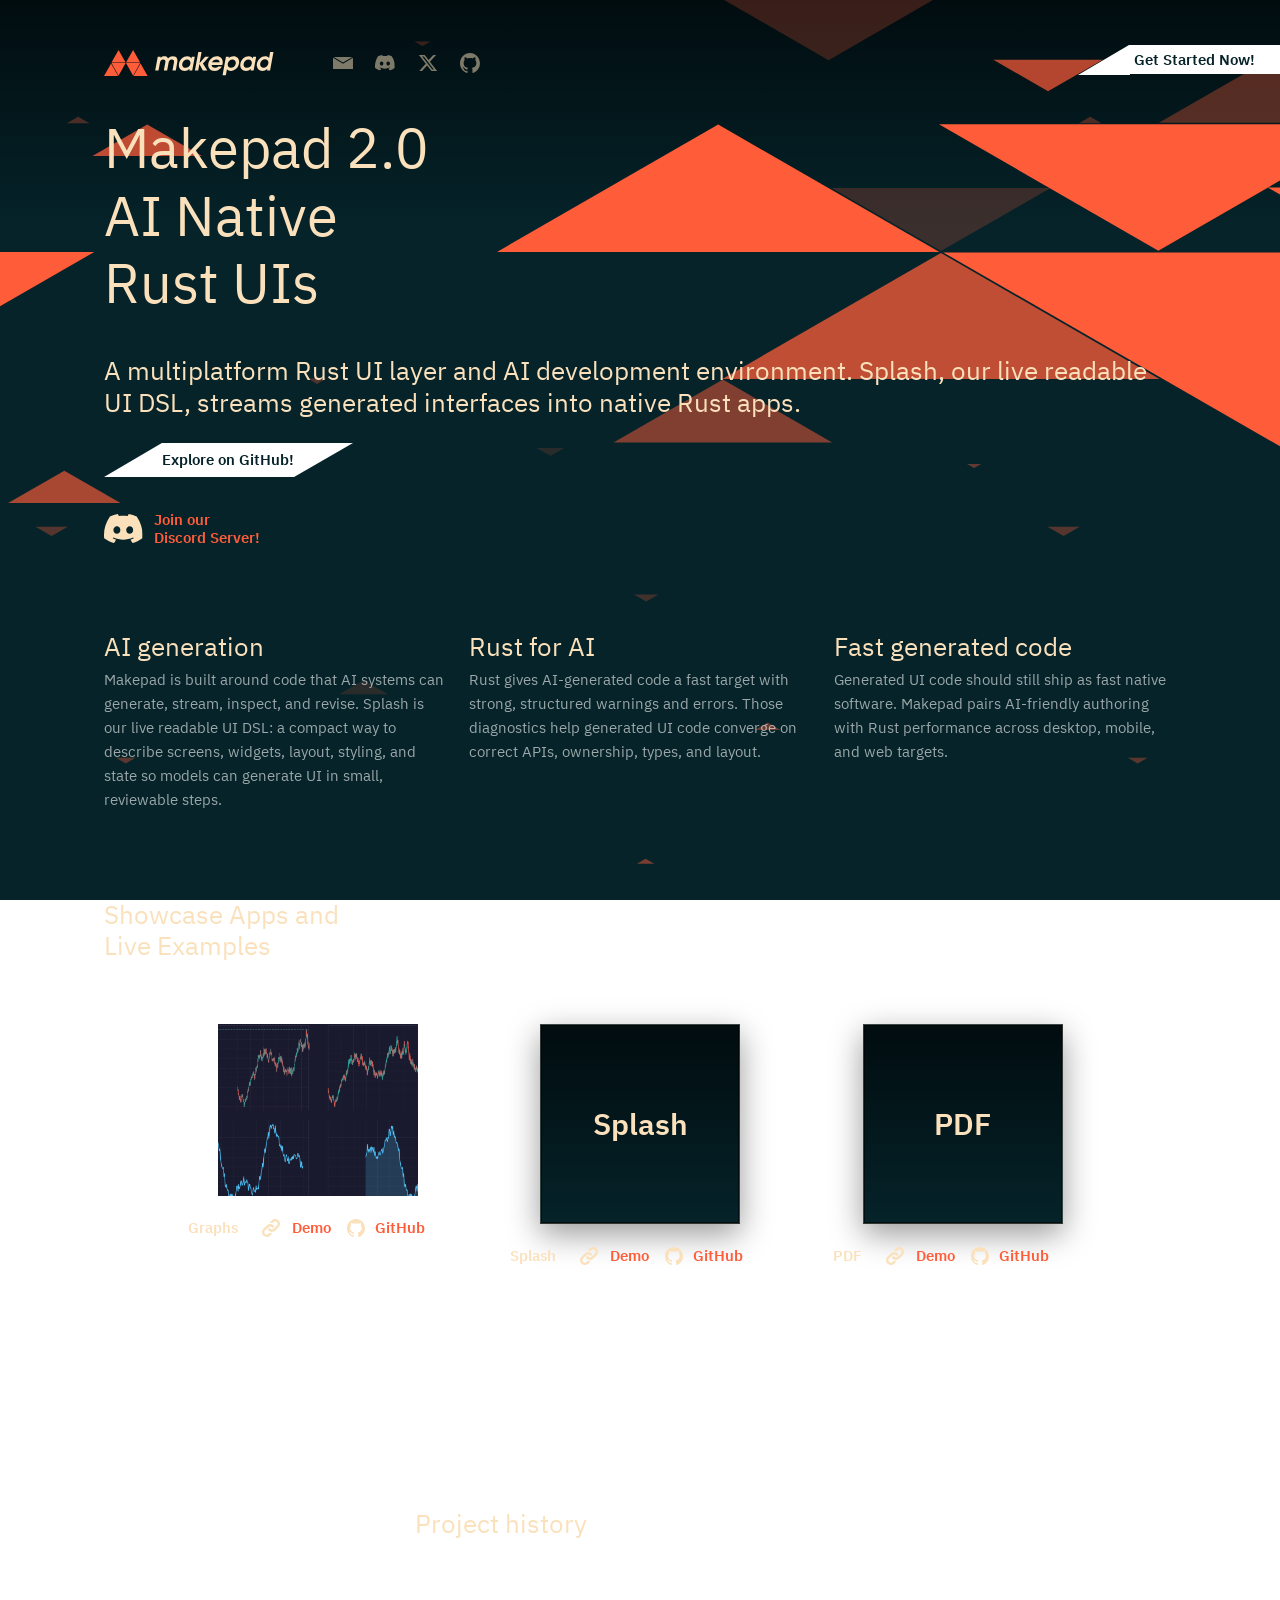
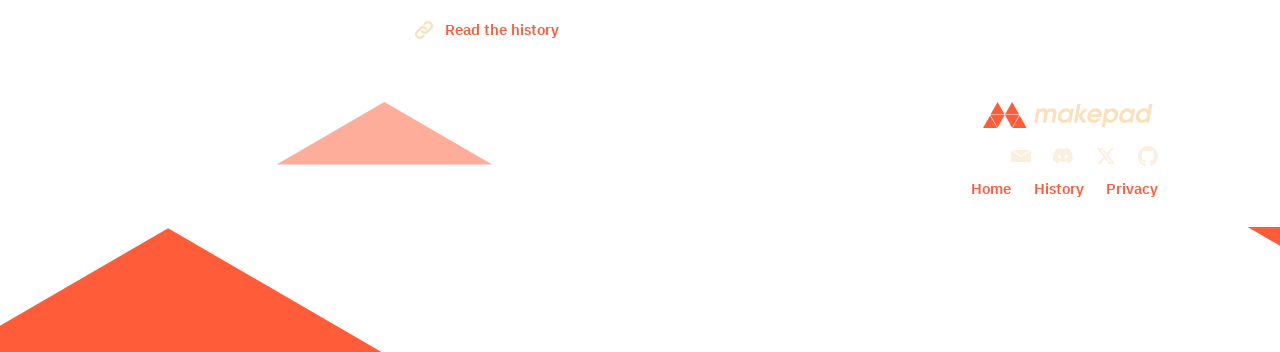
<file: index.html>
<!DOCTYPE html>
<!--[if lt IE 7]>      <html class="no-js lt-ie9 lt-ie8 lt-ie7"> <![endif]-->
<!--[if IE 7]>         <html class="no-js lt-ie9 lt-ie8"> <![endif]-->
<!--[if IE 8]>         <html class="no-js lt-ie9"> <![endif]-->
<!--[if gt IE 8]>      <html class="no-js"> <!--<![endif]-->
<html>
    <head>
        <meta charset="utf-8">
        <meta http-equiv="X-UA-Compatible" content="IE=edge">
        <title>Makepad</title>
        <meta name="description" content="Makepad 2.0 is a multiplatform Rust UI layer and AI development environment with Splash, our live readable UI DSL for AI-generateable interfaces.">
        <meta name="keywords" content="Rust UIs, Makepad, Splash, AI UI Generation, OSS, UI-Framework, Performance, Cross Platform, Code, Workflows, Design-Editor, Development, Short Compile Times">
        <meta name="author" content="Makepad">
        <meta name="viewport" content="width=device-width, initial-scale=1.0">
        <meta name="theme-color" content="#000000">
        <meta name="viewport" content="width=device-width, initial-scale=1">
        <link rel="stylesheet" href="css/reset.css">
        <link rel="stylesheet" href="css/main.css">
        <link rel="stylesheet" href="https://sibforms.com/forms/end-form/build/sib-styles.css">
    </head>
    <script>
      function runScroll(target) {
          elmnt = document.getElementById(target);
          window.scrollTo({
              top: elmnt.getBoundingClientRect().top,
              left: 0,
              behavior: 'smooth'
          });
      }

      window.onload = function() {
          Array.prototype.forEach.call(window.parent.document.querySelectorAll("link[rel=stylesheet]"), function(link) {
              var newLink = document.createElement("link");
              newLink.rel  = link.rel;
              newLink.href = link.href;
              document.head.appendChild(newLink);
          });
      };
    </script>
    <body>
        <!--[if lt IE 7]>
            <p class="browsehappy">You are using an <strong>outdated</strong> browser. Please <a target="_blank" href="#">upgrade your browser</a> to improve your experience.</p>
        <![endif]-->
        <script src="" async defer></script>
    
            <div id="header" class="flex-row width-full">
                <div id="hero-illustration-layer" class="flex-row width-full">
                    <div id="header-content" class="flex-row width-main-std site-padding">
                        <div id="menu" class="flex-row width-main-std">
                            <div class="makepad-logo">
                                <a href="index.html"><img src="img/logo_makepad.svg" alt="Makepad" width="175"></a>
                            </div>
                            <div class="flex-col nav">
                                <ul class="flex-row">
                                    <li>
                                        <a target="_blank" href="#" class="cryptedmail"
                                        data-name="info"
                                        data-domain="makepad"
                                        data-tld="nl"
                                        onclick="window.location.href = 'mailto:' + this.dataset.name + '@' + this.dataset.domain + '.' + this.dataset.tld; return false;">
                                            <img title="Makepad email Contact" alt="Makepad email" src="img/icon_mail.svg" alt="Makepad" width="20" height="16">
                                        </a>
                                    </li>
                                    <li>
                                        <a target="_blank" href="https://discord.gg/adJcZVjXrV">
                                            <img title="Makepad Discord Server" alt="Makepad Discord Server" src="img/logo_discord.svg" alt="Makepad" width="20">
                                        </a>
                                    </li>
                                    <li>
                                        <a target="_blank" href="https://www.x.com/makepad">
                                            <img title="Makepad Twitter Account" alt="Makepad Twitter Account" src="img/logo_twitter.svg" alt="Makepad" width="20">
                                        </a>
                                    </li>
                                    <li>
                                        <a target="_blank" href="https://github.com/makepad/makepad">
                                            <img title="Makepad GitHub" alt="Makepad GitHub" src="img/logo_github.svg" alt="Makepad" width="20">
                                        </a>
                                    </li>
                                </ul>
                            </div>
                        </div>
                        <div id="hero" class="flex-row width-main-std">
                            <div class="flex-col">
                                <h1 style="margin: 0; padding: 0.;">
                                    Makepad 2.0<br/>
                                    AI Native<br/>
                                    Rust UIs
                                </h1>
                                <H2>
                                    A multiplatform Rust UI layer and AI development environment. Splash, our live readable UI DSL, streams generated interfaces into native Rust apps.

                                </H2>
                                <p style="margin-top: 20px;">
                                <span
                                    class="cta"
                                    style="cursor: pointer; display: inline-flex; align-items: center; text-decoration: none;"
                                    onclick="window.open('https://github.com/makepad/makepad', '_blank')">
                                    <img class="left" src="img/triangle_white_half_left.svg" alt="" width="auto">
                                    <span class="middle">Explore on GitHub!</span>
                                    <img class="right" src="img/triangle_white_half_right.svg" alt="" width="auto">
                                </span>
                                </p>


                                
                                <a target="_blank" href="https://discord.gg/adJcZVjXrV" class="discord-cta">Join our<br />Discord Server!</a>
                            </div>
                        </div>
                    </div>
                </div>
            </div>

            <div id="features" class="flex-row width-main-std site-padding">
                <div class="flex-col">
                    <h2>AI generation</h2>
                    <p>Makepad is built around code that AI systems can generate, stream, inspect, and revise. Splash is our live readable UI DSL: a compact way to describe screens, widgets, layout, styling, and state so models can generate UI in small, reviewable steps.</p>
                </div>
                <div class="flex-col">
                    <h2>Rust for AI</h2>
                    <p>Rust gives AI-generated code a fast target with strong, structured warnings and errors. Those diagnostics help generated UI code converge on correct APIs, ownership, types, and layout.</p>
                </div>
                <div class="flex-col">
                    <h2>Fast generated code</h2>
                    <p>Generated UI code should still ship as fast native software. Makepad pairs AI-friendly authoring with Rust performance across desktop, mobile, and web targets.</p>
                </div>
            </div>

            <a id="tutorial" target="_blank" href="https://github.com/makepad/makepad">
              <img class="left" src="img/triangle_white_half_left.svg" height="30" width="auto">
              <span>Get Started Now!</span>
            </a>

            <div class="flex-row width-main-std section-header site-padding" id="demos-hl">
                <h2>Showcase Apps and<br /> Live Examples</h2>
            </div>
            <div id="demos" class="flex-row width-full">
                <div class="flex-row width-full inner site-padding">
                    <div class="flex-col demo demo-card demo-graphs">
                        <a target="_blank" href="makepad-example-charts/index.html"><img alt="Graphs demo preview" title="Graphs demo" src="img/demo-graphs.png"></a>
                        <div class="flex-row header">
                            <h3>Graphs</h3>
                            <ul class="flex-row">
                                <li><a target="_blank" href="makepad-example-charts/index.html" class="link-icon">Demo</a></li>
                                <li><a target="_blank" href="https://github.com/makepad/makepad/tree/master/examples/charts" class="github">GitHub</a></li>
                            </ul>
                            <p>
                                A compact WebAssembly example showing native Makepad chart rendering in the browser.
                            </p>
                        </div>
                    </div>
                    <div class="flex-col demo demo-card">
                        <a target="_blank" href="makepad-example-splash/index.html" class="demo-thumb"><span>Splash</span></a>
                        <div class="flex-row header">
                            <h3>Splash</h3>
                            <ul class="flex-row">
                                <li><a target="_blank" href="makepad-example-splash/index.html" class="link-icon">Demo</a></li>
                                <li><a target="_blank" href="https://github.com/makepad/makepad/tree/master/examples/splash" class="github">GitHub</a></li>
                            </ul>
                            <p>
                                A live Makepad UI showcase covering widgets, layout, text, vectors, and interaction.
                            </p>
                        </div>
                    </div>
                    <div class="flex-col demo demo-card">
                        <a target="_blank" href="makepad-example-pdf/index.html" class="demo-thumb"><span>PDF</span></a>
                        <div class="flex-row header">
                            <h3>PDF</h3>
                            <ul class="flex-row">
                                <li><a target="_blank" href="makepad-example-pdf/index.html" class="link-icon">Demo</a></li>
                                <li><a target="_blank" href="https://github.com/makepad/makepad/tree/master/examples/pdf" class="github">GitHub</a></li>
                            </ul>
                            <p>
                                A WebAssembly PDF viewer example built with Makepad widgets and Rust parsing.
                            </p>
                        </div>
                    </div>
                </div>
            </div>

            <div id="project-direction" class="flex-row width-main-std site-padding">
                <div class="flex-col">
                    <h2>Project history</h2>
                    <p>Makepad started in 2019 and is now transitioning into a wider open source project around Rust UI, AI-assisted development, and Splash, our live readable UI DSL for generated interfaces.</p>
                    <p><a href="history.html" class="link-icon">Read the history</a></p>
                </div>
            </div>
            
            <div id="footer" class="flex-row width-full site-padding">
                <div class="flex-row width-main-std site-padding inner">
                    <div class="logo flex-col">
                        <div class="makepad-logo flex-row">
                            <a href="index.html">
                              <img title="Makepad" alt="Makepad" src="img/logo_makepad.svg" alt="Makepad" width="175">
                            </a>
                        </div>
                        <ul class="flex-row">
                            <li>
                                <a target="_blank" href="#" class="cryptedmail"
                                data-name="info"
                                data-domain="makepad"
                                data-tld="nl"
                                onclick="window.location.href = 'mailto:' + this.dataset.name + '@' + this.dataset.domain + '.' + this.dataset.tld; return false;">
                                    <img title="Makepad email Contact" alt="Makepad email" src="img/icon_mail.svg" alt="Makepad" width="20" height="16">
                                </a>
                            </li>
                            <li>
                                <a target="_blank" href="https://discord.gg/adJcZVjXrV">
                                    <img title="Makepad Discord Server" alt="Makepad Discord Server"src="img/logo_discord.svg" alt="Makepad" width="20">
                                </a>
                            </li>
                            <li>
                                <a target="_blank" href="https://www.x.com/makepad">
                                    <img title="Makepad twitter account" alt="Makepad twitter account" src="img/logo_twitter.svg" alt="Makepad" width="20">
                                </a>
                            </li>
                            <li>
                                <a target="_blank" href="https://github.com/makepad/makepad">
                                    <img title="Makepad GitHub" alt="Makepad GitHub" src="img/logo_github.svg" alt="Makepad" width="20">
                                </a>
                            </li>
                        </ul>
                        
                        <ul class="menu flex-row">
                          <li><a href="index.html">Home</a></li>
                          <li><a href="history.html">History</a></li>
                          <li><a href="privacy.html">Privacy</a></li>
                        </ul>

                    </div>
                </div>
            </div>

    </body>
  <script>
    var nl_input = document.getElementById('sib-form-container');
    var style_target = document.getElementById('sib-form-container');

    function nlFocus() {
        style_target.classList.add("nl-focus");
    }

    if (nl_input && style_target) {
        nl_input.addEventListener("focus", nlFocus, true);
    }

    const form = document.getElementById('sib-form');
    const cb = document.getElementById('OPT_IN');
    const consent = document.getElementById('consent');

    if (form && cb && consent) {
        form.addEventListener('submit', (event) => {
          if(cb.checked == false) {
            consent.classList.add("cb-warning");
            event.stopImmediatePropagation();
            event.preventDefault();
          } else if(consent.classList.contains("cb-warning")) {
            consent.classList.remove("cb-warning");
          }
        });
    }
  </script>
</html>
</file>
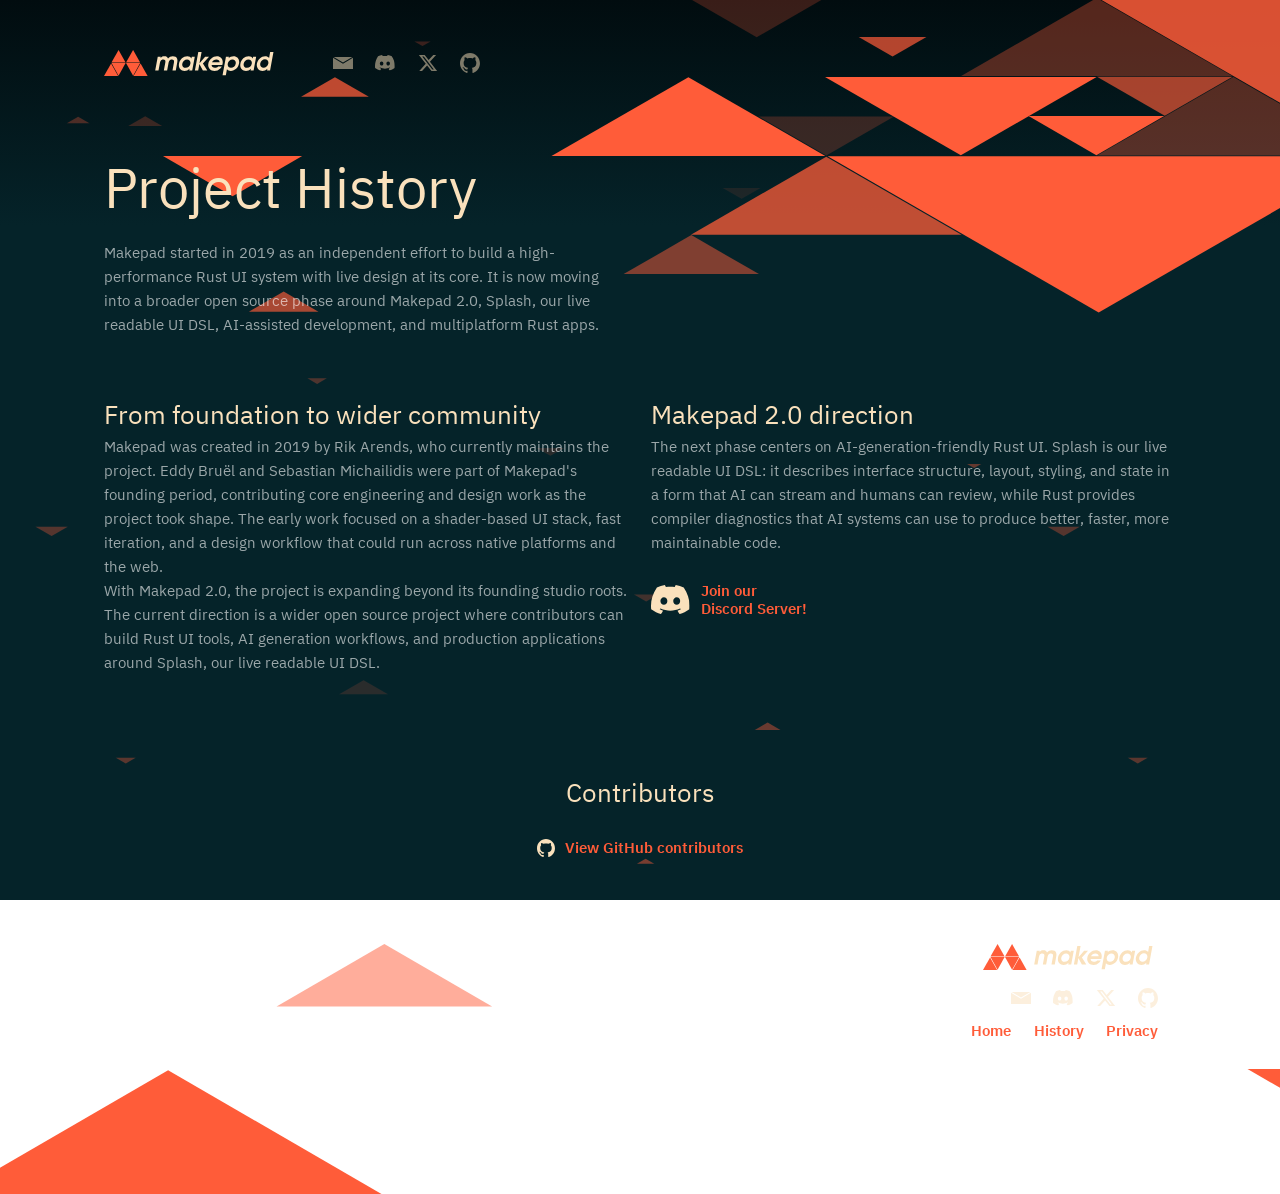
<file: history.html>
<!DOCTYPE html>
<!--[if lt IE 7]>      <html class="no-js lt-ie9 lt-ie8 lt-ie7"> <![endif]-->
<!--[if IE 7]>         <html class="no-js lt-ie9 lt-ie8"> <![endif]-->
<!--[if IE 8]>         <html class="no-js lt-ie9"> <![endif]-->
<!--[if gt IE 8]>      <html class="no-js"> <!--<![endif]-->
<html>
<head>
    <meta charset="utf-8">
    <meta http-equiv="X-UA-Compatible" content="IE=edge">
    <title>Makepad History</title>
    <meta name="description" content="The history of Makepad, from its 2019 founding to Makepad 2.0, Splash, our live readable UI DSL, and a wider open source project.">
    <meta name="keywords" content="Rust UIs, Makepad, Splash, AI UI Generation, Open Source, UI Framework">
    <meta name="author" content="Makepad">
    <meta name="viewport" content="width=device-width, initial-scale=1.0">
    <meta name="theme-color" content="#000000">
    <link rel="stylesheet" href="css/reset.css">
    <link rel="stylesheet" href="css/main.css">
</head>
<body id="page-history">
    <div id="header" style="height: auto;" class="flex-row width-full">
        <div class="flex-row width-full">
            <div id="header-content" class="flex-row width-main-std site-padding">
                <div id="menu" class="flex-row width-main-std">
                    <div class="makepad-logo">
                        <a href="index.html"><img src="img/logo_makepad.svg" alt="Makepad" width="175"></a>
                    </div>
                    <div class="flex-col nav">
                        <ul class="flex-row">
                            <li>
                                <a target="_blank" href="#" class="cryptedmail"
                                data-name="info"
                                data-domain="makepad"
                                data-tld="nl"
                                onclick="window.location.href = 'mailto:' + this.dataset.name + '@' + this.dataset.domain + '.' + this.dataset.tld; return false;">
                                    <img title="Makepad email Contact" alt="Makepad email" src="img/icon_mail.svg" alt="Makepad" width="20" height="16">
                                </a>
                            </li>
                            <li>
                                <a target="_blank" href="https://discord.gg/adJcZVjXrV">
                                    <img title="Makepad Discord Server" alt="Makepad Discord Server" src="img/logo_discord.svg" alt="Makepad" width="20">
                                </a>
                            </li>
                            <li>
                                <a target="_blank" href="https://www.x.com/makepad">
                                    <img title="Makepad Twitter Account" alt="Makepad Twitter Account" src="img/logo_twitter.svg" alt="Makepad" width="20">
                                </a>
                            </li>
                            <li>
                                <a target="_blank" href="https://github.com/makepad/makepad">
                                    <img title="Makepad GitHub" alt="Makepad GitHub" src="img/logo_github.svg" alt="Makepad" width="20">
                                </a>
                            </li>
                        </ul>
                    </div>
                </div>
                <div id="hero" class="flex-row width-main-std">
                    <div class="flex-col" id="intro">
                        <h1>Project History</h1>
                        <p>Makepad started in 2019 as an independent effort to build a high-performance Rust UI system with live design at its core. It is now moving into a broader open source phase around Makepad 2.0, Splash, our live readable UI DSL, AI-assisted development, and multiplatform Rust apps.</p>
                    </div>
                    <div class="flex-col"></div>
                </div>
            </div>
        </div>
    </div>

    <div id="history" class="flex-row width-main-std site-padding">
        <div class="flex-col">
            <h2>From foundation to wider community</h2>
            <p>Makepad was created in 2019 by Rik Arends, who currently maintains the project. Eddy Bruël and Sebastian Michailidis were part of Makepad's founding period, contributing core engineering and design work as the project took shape. The early work focused on a shader-based UI stack, fast iteration, and a design workflow that could run across native platforms and the web.</p>
            <p>With Makepad 2.0, the project is expanding beyond its founding studio roots. The current direction is a wider open source project where contributors can build Rust UI tools, AI generation workflows, and production applications around Splash, our live readable UI DSL.</p>
        </div>
        <div class="flex-col">
            <h2>Makepad 2.0 direction</h2>
            <p>The next phase centers on AI-generation-friendly Rust UI. Splash is our live readable UI DSL: it describes interface structure, layout, styling, and state in a form that AI can stream and humans can review, while Rust provides compiler diagnostics that AI systems can use to produce better, faster, more maintainable code.</p>
            <p><a target="_blank" href="https://discord.gg/adJcZVjXrV" class="discord-cta">Join our<br />Discord Server!</a></p>
        </div>
    </div>

    <div id="team" class="flex-col width-main-std site-padding">
        <div class="flex-row width-full inner">
            <h2>Contributors</h2>
        </div>
        <p class="contributors-link">
            <a target="_blank" href="https://github.com/makepad/makepad/graphs/contributors" class="github">View GitHub contributors</a>
        </p>
    </div>

    <div id="footer" class="flex-row width-full site-padding">
        <div class="flex-row width-main-std site-padding inner">
            <div class="logo flex-col">
                <div class="makepad-logo flex-row">
                    <a href="index.html">
                        <img title="Makepad" alt="Makepad" src="img/logo_makepad.svg" width="175">
                    </a>
                </div>
                <ul class="flex-row">
                    <li>
                        <a target="_blank" href="#" class="cryptedmail"
                        data-name="info"
                        data-domain="makepad"
                        data-tld="nl"
                        onclick="window.location.href = 'mailto:' + this.dataset.name + '@' + this.dataset.domain + '.' + this.dataset.tld; return false;">
                            <img title="Makepad email Contact" alt="Makepad email" src="img/icon_mail.svg" width="20" height="16">
                        </a>
                    </li>
                    <li>
                        <a target="_blank" href="https://discord.gg/adJcZVjXrV">
                            <img title="Makepad Discord Server" alt="Makepad Discord Server" src="img/logo_discord.svg" width="20">
                        </a>
                    </li>
                    <li>
                        <a target="_blank" href="https://www.x.com/makepad">
                            <img title="Makepad twitter account" alt="Makepad twitter account" src="img/logo_twitter.svg" width="20">
                        </a>
                    </li>
                    <li>
                        <a target="_blank" href="https://github.com/makepad/makepad">
                            <img title="Makepad GitHub" alt="Makepad GitHub" src="img/logo_github.svg" width="20">
                        </a>
                    </li>
                </ul>

                <ul class="menu flex-row">
                    <li><a href="index.html">Home</a></li>
                    <li><a href="history.html">History</a></li>
                    <li><a href="privacy.html">Privacy</a></li>
                </ul>
            </div>
        </div>
    </div>
</body>
</html>
</file>
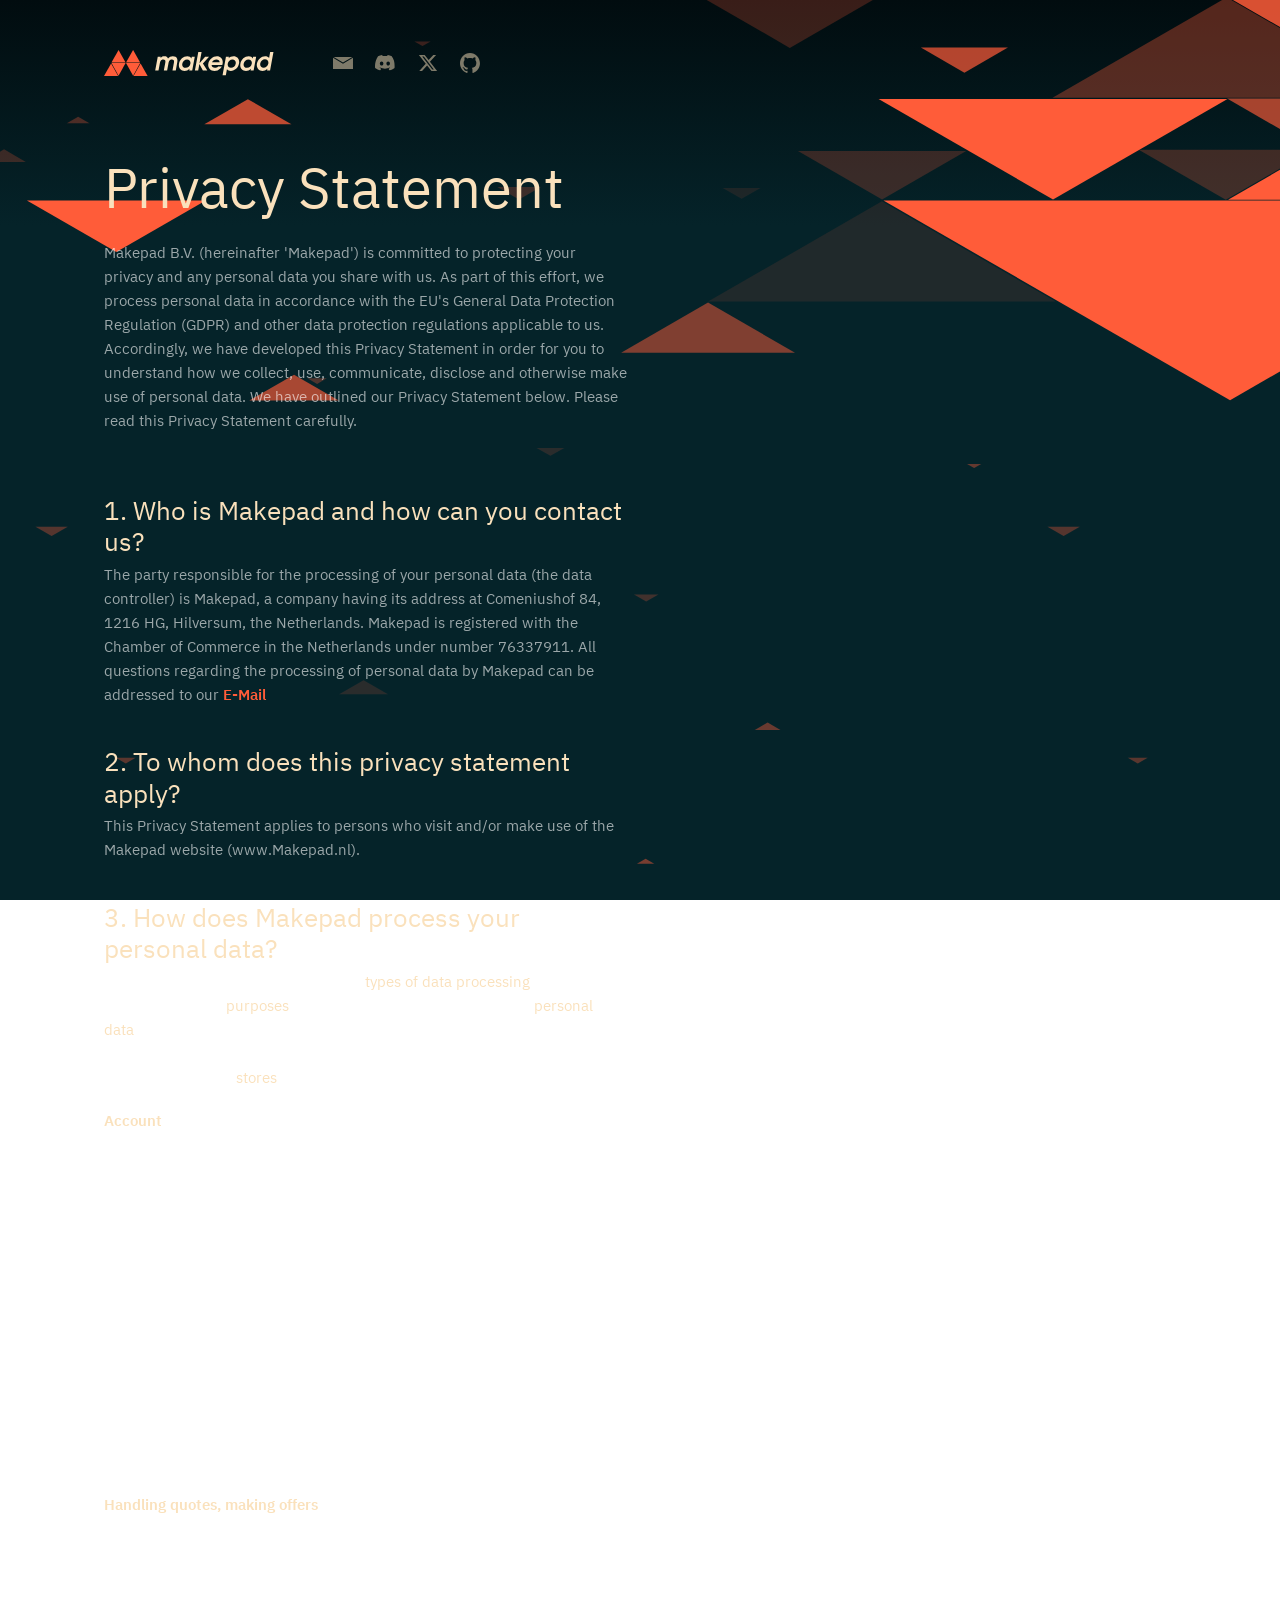
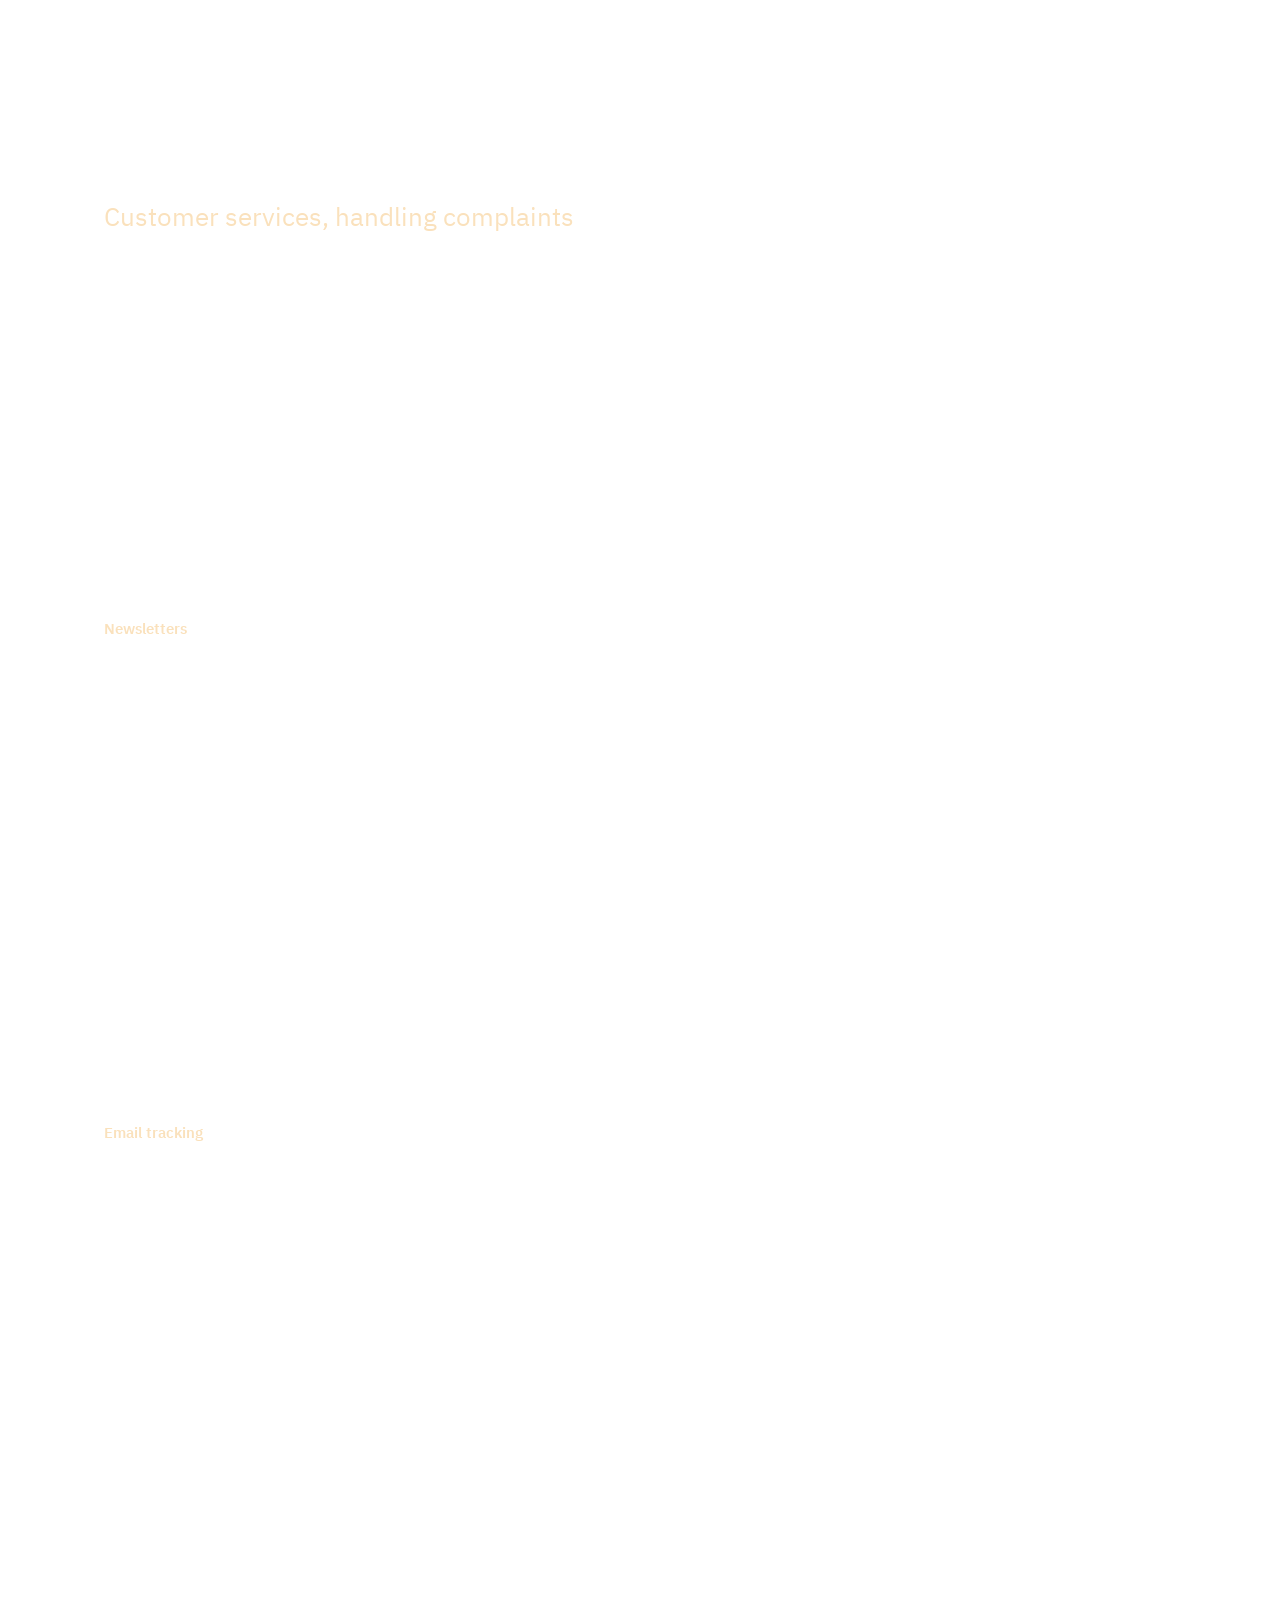
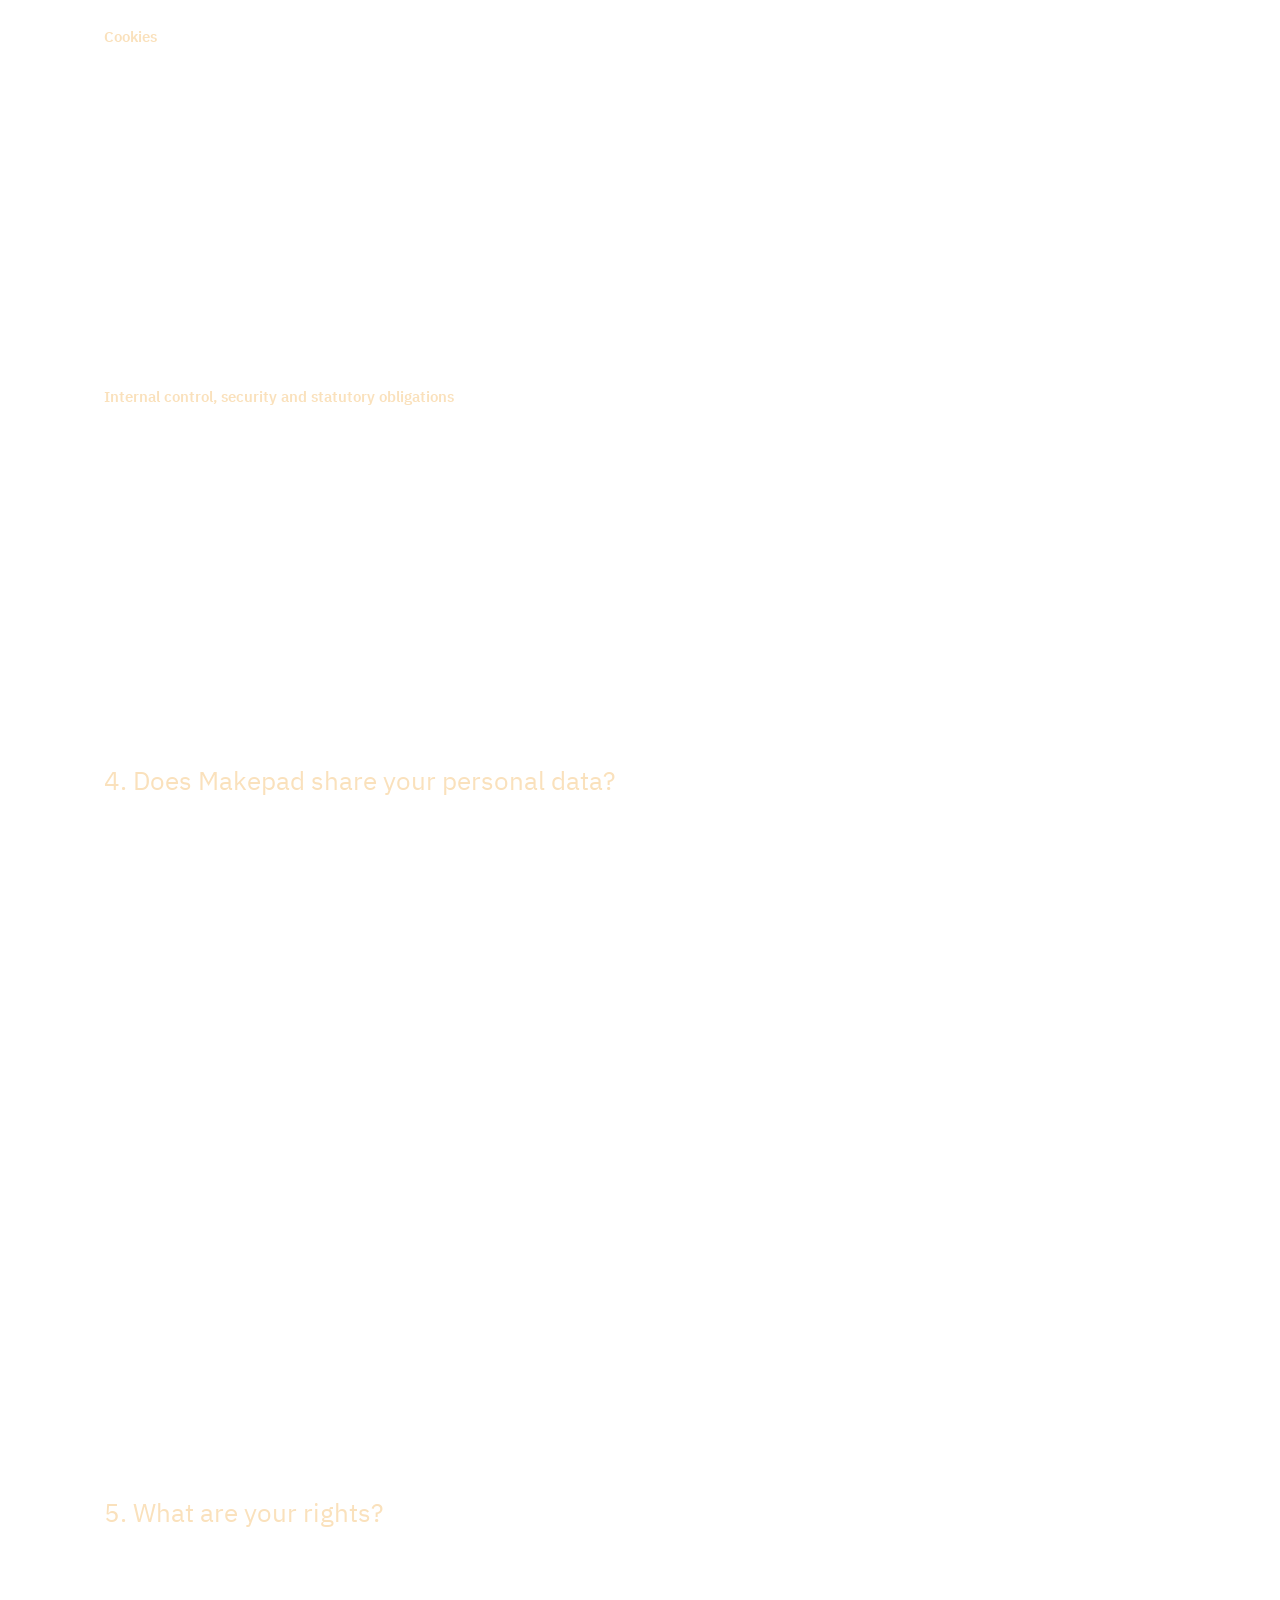
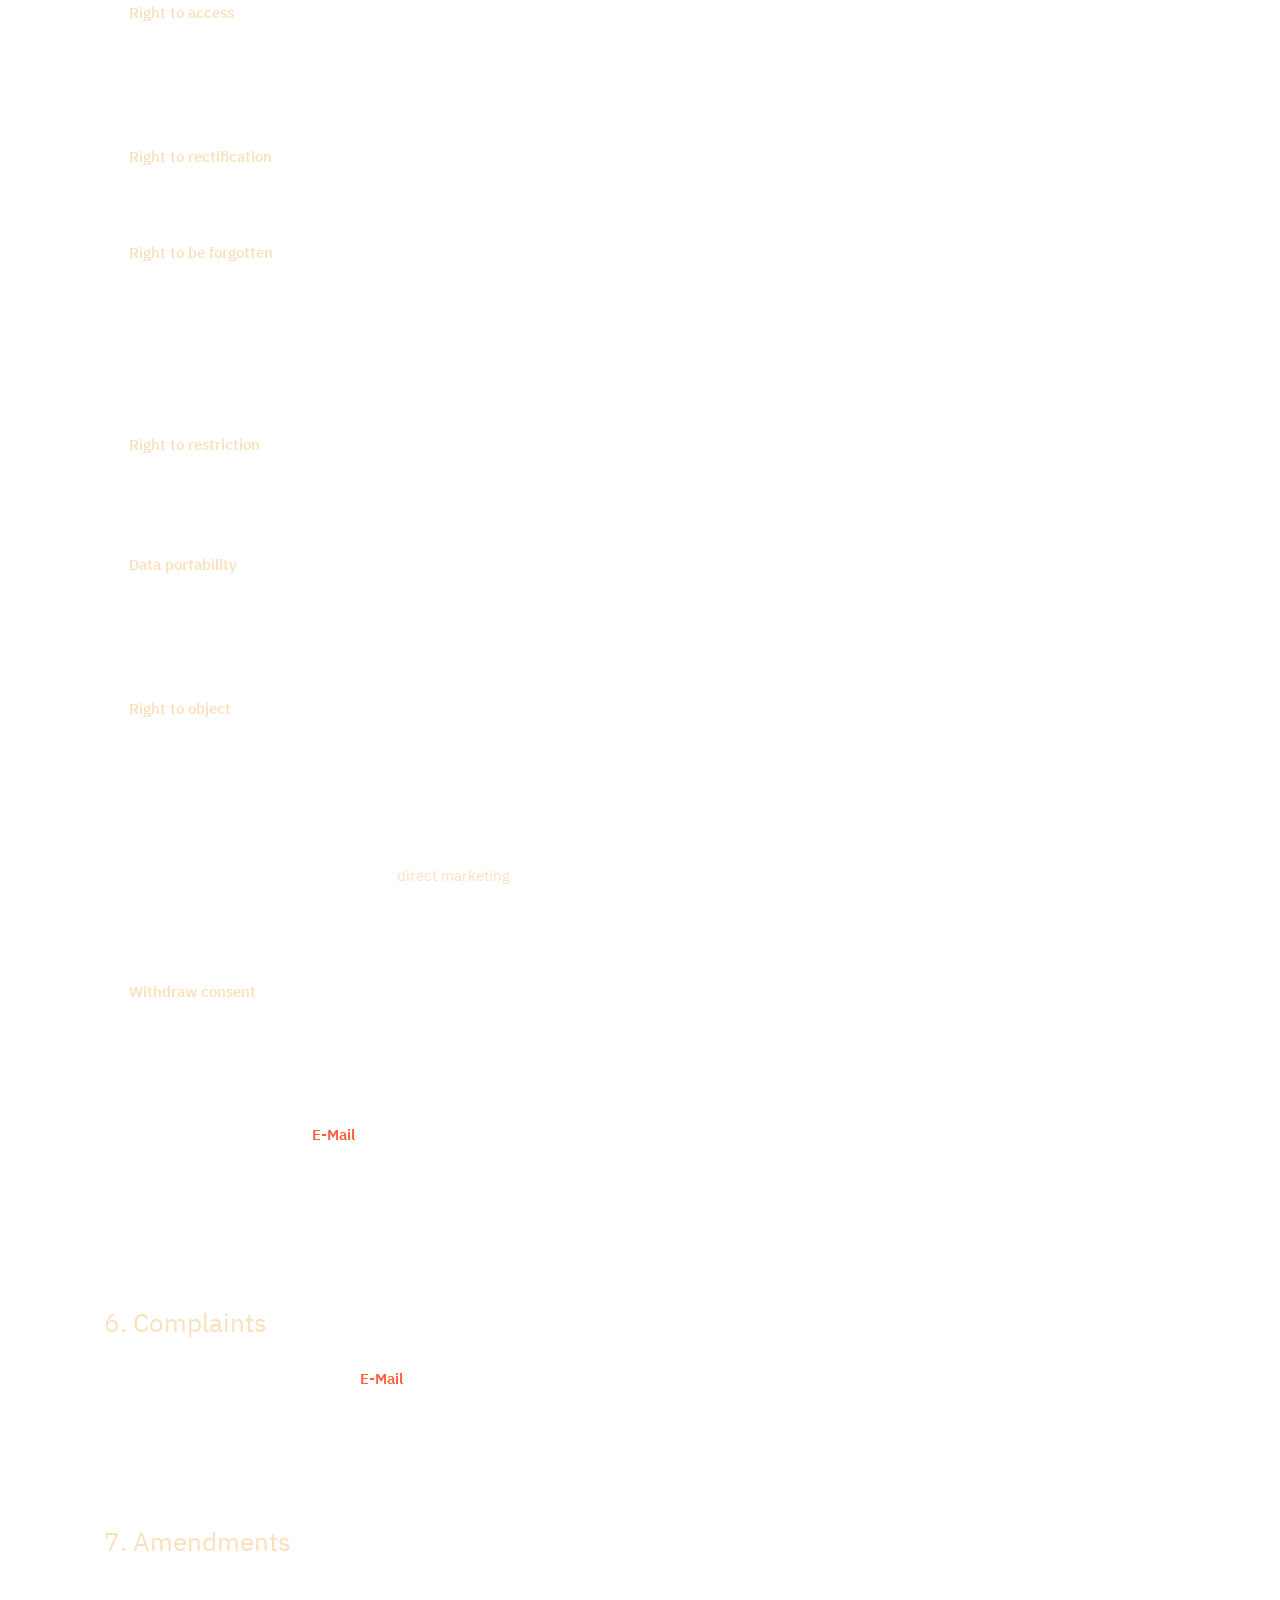
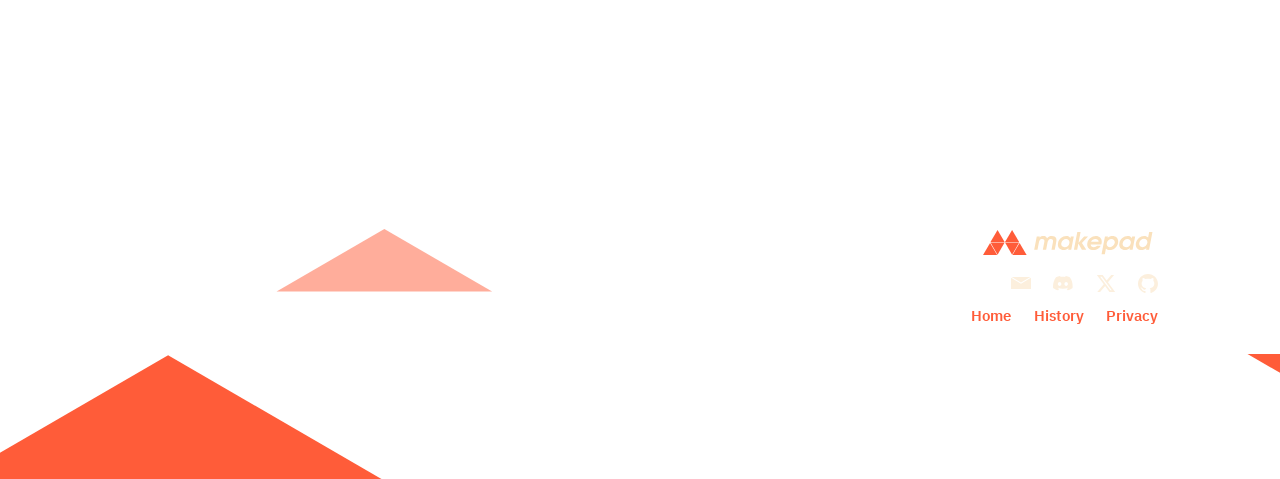
<file: privacy.html>
<!DOCTYPE html>
<!--[if lt IE 7]>      <html class="no-js lt-ie9 lt-ie8 lt-ie7"> <![endif]-->
<!--[if IE 7]>         <html class="no-js lt-ie9 lt-ie8"> <![endif]-->
<!--[if IE 8]>         <html class="no-js lt-ie9"> <![endif]-->
<!--[if gt IE 8]>      <html class="no-js"> <!--<![endif]-->
<html>
<head>
    <meta charset="utf-8">
    <meta http-equiv="X-UA-Compatible" content="IE=edge">
    <title>Makepad</title>
    <meta name="description" content="Blazingly fast cross platform Rust UIs. Makepad is an in development shader based live designable OSS UI-Framework.">
    <meta name="keywords" content="Rust UIs, Makepad, OSS, UI-Framework, Performance, User Experience, App Downloads, Cross Platform, Code, Workflows, Mockups, Design-Editor, Development, Short Compile Times">
    <meta name="author" content="Makepad">
    <meta name="viewport" content="width=device-width, initial-scale=1.0">
    <meta name="theme-color" content="#000000">
    <meta name="viewport" content="width=device-width, initial-scale=1">
    <link rel="stylesheet" href="css/reset.css">
    <link rel="stylesheet" href="css/main.css">
    <link rel="stylesheet" href="https://sibforms.com/forms/end-form/build/sib-styles.css">
</head>
<body id="page-privacy">
    <!--[if lt IE 7]>
        <p class="browsehappy">You are using an <strong>outdated</strong> browser. Please <a target="_blank" href="#">upgrade your browser</a> to improve your experience.</p>
    <![endif]-->
    <script src="" async defer></script>

        <div id="header" style="height: auto;" class="flex-row width-full">
            <div class="flex-row width-full">
                <div id="header-content" class="flex-row width-main-std site-padding">
                    <div id="menu" class="flex-row width-main-std">
                        <div class="makepad-logo">
                            <a href="index.html"><img src="img/logo_makepad.svg" alt="Makepad" width="175"></a>
                        </div>
                        <div class="flex-col nav">
                            <ul class="flex-row">
                                <li>
                                    <a target="_blank" href="#" class="cryptedmail"
                                    data-name="info"
                                    data-domain="Makepad"
                                    data-tld="nl"
                                    onclick="window.location.href = 'mailto:' + this.dataset.name + '@' + this.dataset.domain + '.' + this.dataset.tld; return false;">
                                        <img title="Makepad email Contact" alt="Makepad email" src="img/icon_mail.svg" alt="Makepad" width="20" height="16">
                                    </a>
                                </li>
                                <li>
                                    <a target="_blank" href="https://discord.gg/adJcZVjXrV">
                                        <img title="Makepad Discord Server" alt="Makepad Discord Server" src="img/logo_discord.svg" alt="Makepad" width="20">
                                    </a>
                                </li>
                                <li>
                                    <a target="_blank" href="https://mobile.twitter.com/Makepad">
                                        <img title="Makepad Twitter Account" alt="Makepad Twitter Account" src="img/logo_twitter.svg" alt="Makepad" width="20">
                                    </a>
                                </li>
                                <li>
                                    <a target="_blank" href="https://github.com/Makepad/Makepad">
                                        <img title="Makepad GitHub" alt="Makepad GitHub" src="img/logo_github.svg" alt="Makepad" width="20">
                                    </a>
                                </li>
                            </ul>
                        </div>
                    </div>
                    <div id="hero" class="flex-row width-main-std">
                        <div class="flex-col" id="intro">
                            <h1>Privacy Statement</h1>
                            <p>Makepad B.V. (hereinafter 'Makepad') is committed to protecting your privacy and any personal data you share with us. As part of this effort, we process personal data in accordance with the EU's General Data Protection Regulation (GDPR) and other data protection regulations applicable to us. Accordingly, we have developed this Privacy Statement in order for you to understand how we collect, use, communicate, disclose and otherwise make use of personal data. We have outlined our Privacy Statement below. Please read this Privacy Statement carefully.</p>

                        </div>
                        <div class="flex-col"></div>
                    </div>
                </div>
            </div>
        </div>
        
        <div id="privacy" class="flex-row width-main-std site-padding">
            <div class="flex-col">
                <h2>1. Who is Makepad and how can you contact us?</h2>
                <p>The party responsible for the processing of your personal data (the data controller) is Makepad, a company having its address at Comeniushof 84, 1216 HG, Hilversum, the Netherlands. Makepad is registered with the Chamber of Commerce in the Netherlands under number 76337911. All questions regarding the processing of personal data by Makepad can be addressed to our <a target="_blank" href="#" class="cryptedmail" data-name="info" data-domain="makepad" data-tld="nl" onclick="window.location.href = 'mailto:' + this.dataset.name + '@' + this.dataset.domain + '.' + this.dataset.tld; return false;">E-Mail</a></p>

                <h2>2. To whom does this privacy statement apply?</h2>
                <p>This Privacy Statement applies to persons who visit and/or make use of the Makepad website (www.Makepad.nl).</p>

                <h2>3. How does Makepad process your personal data?</h2>
                <p>Below you will find an overview of the <strong>types of data processing</strong> executed by Makepad and the <strong>purposes</strong> for which Makepad processes your <strong>personal data</strong>. In this overview, Makepad indicates the personal data Makepad uses for a specific purpose, what the legal basis is for processing these data, and how long Makepad <strong>stores</strong> the data.</p>

                <h3>Account</h3>
                <p>On our website, you can request Makepad to create a customer account to enable you for example to place orders, track orders and provide you with an overview of orders. When you register for such an account we ask you to provide personal data, including your first and last name, phone number, company name, email address and payment details. We request you to make a password for your account as well. Makepad processes these personal data in order to create your account and to allow you to make use of your account. Also, we will process your personal data in order to secure your account.<br />
                The processing of your personal data in this context is necessary for the performance of a contract in connection with the use of service to which you are a party (Article 6.1(b) GDPR).</p>

                <p>Makepad stores your personal data for as long as you have an account and will delete your data within two months after you deactivate your account.</p>
                <h3>Handling quotes, making offers</h3>
                <p>On our Makepad website and offline, you may request a quote or offer for our products. We will ask you to provide your first name, last name, email address, phone number (optional), your question and the subject of your question. We will process these types of personal data in order to provide you with a quotation or offer.</p>
                <p>The processing of your personal data in this context is necessary to take pre-contractual measures (Article 6.1(b) GDPR) and allow you to enter into a contract with us.</p>
                <p>Makepad stores your personal data for as long as necessary to provide you with our services, with a maximum of two years.</p>

                <h2>Customer services, handling complaints</h2>
                <p>In order to provide customer service, Makepad may collect your personal data to respond to your questions you submit through email, phone or the contact form on the website, including helping you with any issues which may arise regarding our website and/or services.</p>

                <p>Makepad processes your personal data in order to handle your complaints and (potential) claims. For this purpose we may process your account details as well as all information that relates to a quote or offer, your purchase history and the nature of the complaint or claim.</p>

                <p>The processing of these personal data is necessary for the purposes of the legitimate interests pursued by Makepad (Article 6.1(f) GDPR), namely being able to serve you efficiently and to optimize Mapepad's customer service.<br />
                Your personal data is stored for a period of one month after responding to your message or handling your question. In case of complaints or claims we may process your personal data up to a year after the complaint or claim has been settled in full and procedures are final.</p>

                <h3>Newsletters</h3>
                <p>Makepad wishes to inform you on the developments of its products and services. We may send our existing customers - who have placed an order with us - our newsletter and/or other marketing communications that relate to our products and services.</p>
                <p>If you are not a customer (yet) and you are interested in our newsletters and/or other marketing communications, you can subscribe and opt-in for such mailings.</p>
                <p>Any recipient of our newsletters and marketing communications may at any time unsubscribe (opt-out) for such communications.</p>
                <p>In order to provide you with our newsletters and marketing communications we process your email address. Furthermore, we may process additional information such as purchase history in order to tailor our communications to your interests.</p>
                <p>If you are a customer, the processing of your personal data  is necessary for the purposes of the legitimate interests pursued by Makepad (Article 6.1(f) GDPR), namely direct marketing. If you are not a customer, we process your personal data based on your consent (Article 6.1(a) GDPR).<br />
                Makepad retains your email address for as long as you are subscribed to the newsletter and nog longer than one month after you unsubscribe.</p>

                <h3>Email tracking</h3>
                <p>Makepad included email tracking and link tracking features in its emails by embedding a small transparent image pixel in the outgoing email.  If the email is opened, Makepad has access to certain information, such as the name and surnames of the recipient, the recipient's email address, subject of the email, date and time in which the email was sent, confirmation that the recipient received the email, confirmation that the recipient has opened the email after it has been received, timestamp of each email opening, the history of the times (number, date and time) the recipient has opened the received email, IP address (an unique number, which makes it possible to recognize your device) from which the email was opened, browser and operating system used by the recipient who opened the email, number of links included in the email, text and URL of such links, number of clicks made on each of them by the recipient, timestamp of each click on the link, IP address from which the link was clicked on and browser and operating system used by the person who has clicked on the link.</p>
                <p>The processing of these personal data is necessary for the purposes of the legitimate interests pursued by Makepad (Article 6.1(f) GDPR), namely to analyse the reach and effectiveness of the emails send by Makepad. The information is retained for two months.</p>

                <h3>Cookies</h3>
                <p>The Makepad website uses cookies, including third-party analytics tools. In this respect we may process your IP address (an unique number, which makes it possible to recognize your device), account activity (including storage usage, number of log-ins), data displayed or clicked on (including UI elements, links) and other log information (including browser type, IP address, date and time of access, cookie ID, and referrer URL).</p>
                <p>Makepad requires this information in order for the website to work as optimally as possible (for example, to display content correctly and to keep the website secure). The processing of these personal data is therefore necessary for the purposes of the legitimate interests pursued by Makepad (Article 6.1(f) GDPR) and are stored for one month. In cases where cookies have a high impact on your privacy, we will ask for your consent (Article 6.1(a) GDPR).</p>

                <h3>Internal control, security and statutory obligations</h3>
                <p>Makepad processes personal data in order to secure its systems and data and protect company assets. Furthermore, Makepad may process personal data in order to comply with statutory obligations and requests of authorities and to avoid and settle claims. For these purposes, Makepad may process all types of personal data as described in this Privacy Statement for these purposes.</p>
                <p>The processing of these personal data is necessary for the purposes of the legitimate interests pursued by Makepad (Article 6.1(f) GDPR), namely security and business interests of Makepad. Furthermore, Makepad may have to process personal data to meet with statutory requirements as provided by Article 6.1(c) GDPR. Your personal data will be retained as long as needed for these purposes or as prescribed by specific statutory obligations.</p>

                <h2>4. Does Makepad share your personal data?</h2>
                <p> Your personal data are only accessible to people at Makepad authorised to access them on a need-to-know' basis. We will only disclose your personal data if and to the extent described in this Privacy Statement or when necessary in order to satisfy our statutory obligations, to protect our rights or someone else's rights as well as to enforce compliance with this Privacy Statement.</p>

                <p>We may share your personal data with third party service providers that process personal data on behalf of Makepad (data processors). The processing by service providers is governed by a so called data processing agreement in which Makepad has ensured that that the service provider shall only process the personal data on instructions of Makepad. Third parties are: </p>

                <ul>
                    <li>external hosting providers, including cloud providers for the storage and management of data;</li>
                    <li>third parties that provide tools for analytical purposes;</li>
                    <li>other specific tasks that have been outsourced which may include IT support, email marketing and shipment of goods.</li>
                </ul>

                <p>In addition, Makepad may provide your personal data to external parties acting as a (co) data controller. These parties may include external advisors and payment providers as well as legal successors and shareholders in case of (intended) change of control. Makepad may provide your personal data to governmental authorities if Makepad is obliged to do so on the basis applicable laws and / or regulations or by means of a court order or a legal verdict.</p>
                
                <h2>5. What are your rights?</h2>
                <p>Under the GDPR, you have a number of rights with regard to your personal data and the processing thereof:</p>

                <div style="margin-left: 25px;">
                    <h3>Right to access</h3>
                    <p>You have the right to obtain confirmation as to whether or not personal data concerning you are being processed, and, where that is the case, access to your personal data and additional information about the processing of your personal data.</p>

                    <h3>Right to rectification</h3>
                    <p>You have the right to request the rectification of inaccurate personal data concerning you.</p>

                    <h3>Right to be forgotten</h3>
                    <p>You have to right to ask us to erase your personal data (right to be forgotten) for example if the personal data are no longer necessary in relation to the purposes for which they were collected, you withdraw consent on which the processing is based and where there is no other legal ground for the processing, or the personal data have been unlawfully processed.</p>

                    <h3>Right to restriction</h3>
                    <p>You have the right to obtain restriction of processing of your personal data, for example when you have contested the accuracy of your personal data.</p>
                    
                    <h3>Data portability</h3>
                    <p>You have the right to receive your personal data which you have provided to us in a structured, commonly used and machine-readable format and have the right to transmit those data to another controller, where the processing is based on your consent or on a contract.</p>

                    <h3>Right to object</h3>
                    <p>You have the right to object to processing of personal data which is based on our legitimate interests. We shall no longer process the personal data unless we demonstrate compelling legitimate grounds for the processing which override your interests, rights and freedoms or for the establishment, exercise or defence of legal claims.</p><br />
                    <p>Where personal data are processed for <strong>direct marketing</strong> purposes, you always have the right to object to processing of personal data for such marketing. In that case, we shall no longer process your personal data for such purposes.</p>

                    <h3>Withdraw consent</h3>
                    <p>Where the processing of your personal data is based on your consent, you have the right to withdraw your consent at any time. The withdrawal of consent does not affect the lawfulness of processing based on consent before its withdrawal.</p>
                </div>

                <br />
                <p>You may send your request by <a target="_blank" href="#" class="cryptedmail" data-name="info" data-domain="makepad" data-tld="nl" onclick="window.location.href = 'mailto:' + this.dataset.name + '@' + this.dataset.domain + '.' + this.dataset.tld; return false;">E-Mail</a>. Makepad shall respond to your request without undue delay and in any event within one month of receipt of the request. That period may be extended by two further months where necessary, taking into account the complexity and number of the requests. Makepad shall inform you of any such extension within one month of receipt of the request, together with the reasons for the delay.</p>
            
                <h2>6. Complaints</h2>
                <p>If you have questions or complaints about the way the order handles your personal data, you can contact us via <a target="_blank" href="#" class="cryptedmail" data-name="info" data-domain="makepad" data-tld="nl" onclick="window.location.href = 'mailto:' + this.dataset.name + '@' + this.dataset.domain + '.' + this.dataset.tld; return false;">E-Mail</a>. We will be happy to find a solution. If we cannot find an amicable solution and you still have complaints relating to the processing of your personal data, you can submit such complaint to the Dutch Data Protection Authority (AP), which supervises compliance with privacy laws and regulations.</p>

                <h2>7. Amendments</h2>
                <p>Makepad may amend this Privacy Statement from time to time. The amended Privacy Statement will be published on the Makepad website with an indication of the date on which the changes take effect. If there are subsequent substantive or material changes that may affect one or more of the parties involved to a considerable extent, we inform those involved in advance. This Privacy Statement was last amended on April 2023.</p>


            </div>
            <div class="flex-col">
            </div>
        </div>

        <div id="footer" class="flex-row width-full site-padding">
            <div class="flex-row width-main-std site-padding inner">
                <div class="logo flex-col">
                    <div class="makepad-logo flex-row">
                        <a href="index.html">
                            <img title="Makepad" alt="Makepad" src="img/logo_makepad.svg" alt="Makepad" width="175">
                        </a>
                    </div>
                    <ul class="flex-row">
                        <li>
                            <a target="_blank" href="#" class="cryptedmail"
                            data-name="info"
                            data-domain="Makepad"
                            data-tld="nl"
                            onclick="window.location.href = 'mailto:' + this.dataset.name + '@' + this.dataset.domain + '.' + this.dataset.tld; return false;">
                                <img title="Makepad email Contact" alt="Makepad email" src="img/icon_mail.svg" alt="Makepad" width="20" height="16">
                            </a>
                        </li>
                        <li>
                            <a target="_blank" href="https://discord.gg/adJcZVjXrV">
                                <img title="Makepad Discord Server" alt="Makepad Discord Server"src="img/logo_discord.svg" alt="Makepad" width="20">
                            </a>
                        </li>
                        <li>
                            <a target="_blank" href="https://mobile.twitter.com/Makepad">
                                <img title="Makepad twitter account" alt="Makepad twitter account" src="img/logo_twitter.svg" alt="Makepad" width="20">
                            </a>
                        </li>
                        <li>
                            <a target="_blank" href="https://github.com/Makepad/Makepad">
                                <img title="Makepad GitHub" alt="Makepad GitHub" src="img/logo_github.svg" alt="Makepad" width="20">
                            </a>
                        </li>
                    </ul>
                    
                    <ul class="menu flex-row">
                        <li><a href="index.html">Home</a></li>
                        <li><a href="history.html">History</a></li>
                        <li><a href="privacy.html">Privacy</a></li>
                    </ul>
                </div>
            </div>
        </div>
</html>
</file>
<file: css/main.css>
:root {
    --site-width: 1200px;
    --newsletter-height: 60px;
    --paragraph-width: 450px;
    --feature-width: 250px;
    --makepad-blue: #052329;
    --makepad-blue-dark: #010c0f;
    --makepad-orange: #FF5C39;
    --makepad-orange-dark: #280800;
    --makepad-beige: #FAE1BC;
    --makepad-beige-light: #FAE1BC33;
    --text: #FFFFFF99;
}

a img,
a span {
  vertical-align: middle;
}

@font-face {
    font-family: 'Plex';
    src: url('../fonts/IBMPlexSans-Regular.woff2') format('woff2'),
        url('../fonts/IBMPlexSans-Regular.woff') format('woff');
}

@font-face {
    font-family: 'PlexBold';
    src: url('../fonts/IBMPlexSans-SemiBold-Latin1.woff2') format('woff2'),
        url('../fonts/IBMPlexSans-SemiBold-Latin1.woff') format('woff');
}

body {
    color: var(--text);
    background: var(--makepad-blue);
    background: rgb(255,255,255);
    background:
        url(../img/repeating_triangles.svg) repeat,
        linear-gradient(180deg, var(--makepad-blue-dark) 0%, var(--makepad-blue) 25%);
    /* background-image: url(../img/repeating_triangles.svg); */
    background-attachment: fixed;
    /* background: var(--makepad-blue); */
    display: flex;
    flex-direction: column;
    align-items: center;
    gap: 1.5em;
    padding: 0;
    font-family: 'Plex', Verdana, Arial, sans-serif, serif;
    font-size: 15px;
}

h1,
h2,
h3,
h4,
h5 {
    color: var(--makepad-beige);
    margin: 1.5em 0 0.5em 0;
    line-height: 1.2em;
}

h3 {
    font-family: PlexBold;
}

p {
    color: var(--text)
}

strong {
    font-family: PlexBold;
    color: var(--makepad-beige);
}

#privacy strong {
    font-family: Plex;
    color: var(--makepad-beige);
}

#privacy li {
    list-style-type: disc;
}

sub {
    font-size: 0.8em;
    color: var(--text)
}

a,
.link {
    color: var(--makepad-orange);
    font-family: PlexBold;
    line-height: 1.6em;
    text-decoration: none;
    opacity: 1.0;
}

a:hover,
.link:hover {
    text-decoration: none;
    color: var(--makepad-beige);
    cursor: pointer;
}

a.link-icon {
    display: block;
    padding: 0 0 0 30px;
    background: url("../img/icon-link.svg");
    background-repeat: no-repeat;
    line-height: 18px;
    margin: 5px 0px;
}

a.discord-cta {
    display: inline-flex;
    padding: 0 0 0 50px;
    background: url("../img/logo_discord.svg");
    background-repeat: no-repeat;
    line-height: 18px;
    margin: 30px 0 0 0;
    height: 30px;
    align-items: center;
}

a.github {
    display: block;
    padding: 0 0 0 28px;
    background: url("../img/logo_github.svg");
    background-repeat: no-repeat;
    line-height: 18px;
    margin: 5px 0px;
}

.twitter {
    padding: 0 0 0 29px;
    background: url("../img/logo_twitter.svg");
    background-repeat: no-repeat;
    line-height: 18px;
    margin: 20px 0 5px 2px;
}

.bluesky {
    padding: 0 0 0 29px;
    background: url("../img/logo_bluesky.svg");
    background-repeat: no-repeat;
    line-height: 18px;
    margin: 20px 0 5px 2px;
}

.none {
    padding: 0px;
    color: var(--makepad-orange);
    font-weight: bold;
    /* background: url("../img/logo_bluesky.svg"); */
    line-height: 18px;
    margin: 20px 0 5px 2px;
}

.flex-row {
    display: flex;
    flex-direction: row;
    gap: 1.5em;
    align-items: flex-start;
    flex-wrap: wrap;
}

.flex-col {
    display: flex;
    flex-direction: column;
    text-align: left;
    flex-grow: 1;
    flex-shrink: 1;
}

.width-main-std {
    max-width: var(--site-width);
    width: 100%;
}

.width-full {
    width: 100%;
    justify-content: center;
}

.width-inner {
    width: 100%;
}

.site-padding {
    padding: 0 5%;
}

.makepad-logo {
    padding: 0 0 15px 0;
}

.cb-warning {
    color: #f00 !important;
}

.cta {
    color: var(--makepad-blue);
    display: inline-flex;
    flex-direction: row;
    font-family: PlexBold;
    transition: all .1s ease-in-out;
    align-items: flex-start;
    justify-content: flex-start;
}

.cta:hover {
    cursor: pointer;
    color: var(--makepad-orange);
    margin-left: -10px;
}

.cta .middle {
    transition: all .1s ease-in-out;
    padding: 5px 0;
    margin-left: -1px;
    background: #fff;
}

.cta:hover .middle {
    padding-left: 20px;
    padding-right: 20px;
}


#menu {
    gap: 10%;
    flex-basis: 50%;
    align-items: center;
    padding: 50px 0 0 0;
}

#menu .makepad-logo {
    display: flex;
    flex-direction: column;
    text-align: left;
    flex-grow: 0;
    flex-shrink: 0;
}

#menu ul li a img,
#footer ul li a img {
    transform: scale(1.0);
    transition: all .1s ease-in-out;
    opacity: 0.5;
}

#menu ul li a:hover img,
#footer ul li a:hover img {
    transform: scale(1.15);
    opacity: 1.0;
}

#header {
    /* height: 600px; */
    flex-grow: 1;
    background: url("../img/bg_header2.svg");
    background-position: center;
    background-repeat: no-repeat;
    background-size: auto 100%;
}

#page-privacy #header {
    height: 600px;
    flex-grow: 1;
    background: url("../img/bg_header2_privacy.svg");
    background-position: center;
    background-repeat: no-repeat;
    background-size: auto 100%;
}

#header-content #menu {
    align-items: flex-start;
    justify-content: left;
}

#header-content #menu .nav {
    margin: 0;
}

#header-content #menu .nav ul {
    flex-wrap: nowrap;
}

#hero div {
    flex-basis: var(--paragraph-width);
}

#features {
    padding-top: 25px;
    padding-bottom: 25px;
    justify-content: center;
}

#features div {
    flex-basis: var(--feature-width);
}

#tutorial {
    flex-direction: column;
    flex-wrap: nowrap;
    /* align-items: center; */
    gap: 0;
    z-index: 1000;
    color: var(--makepad-blue);
    position: fixed;
    height: 30px;
    top: 45px;
    right: 0;
    padding: 0;
    margin: 0;
    background: #fff0;
    border-radius: 0;
    /* white-space: nowrap; */
}

#tutorial:hover {
    cursor: pointer;
}

#tutorial img {
    margin: 0;
    padding: 0;
}

#tutorial span {
    margin: -30px 0 0 -5px;
    padding: 5px 25px 5px 5px;
    background: #fff;
    transition: all .1s ease-in-out;
}

#tutorial:hover span {
    cursor: pointer;
    padding: 5px 35px 5px 20px;
    margin: -30px 0 0 -5px;
    color: var(--makepad-orange);
}

/* .iFSDPR {
    --global-primary-action-default: #FFF !important;
    --global-primary-action-hover: #FFF !important;
    --global-primary-action-pressed: #FFF !important;
    --global-secondary-action-default: rgba(255,66,77,0.1);
    --global-secondary-action-hover: rgba(255,66,77,0.15);
    --global-secondary-action-pressed: rgba(255,66,77,0.2);
} */

#demos {
    background: linear-gradient(0deg, rgba(255, 255, 255, 0) 0%, rgba(255, 255, 255, 0.1) 50%, rgba(255, 255, 255, 0) 100%);
    margin: 25px 0 0 0;
}

#demos .inner {
    row-gap: 60px;
    justify-content: center;
}

#demos .demo {
    flex-basis: var(--feature-width);
    align-items: center;
    justify-content: flex-start;
}

#demos .demo-card {
    flex: 0 0 300px;
    flex-grow: 0;
    flex-shrink: 0;
}

#demos .demo img {
    padding: 10px 0 18px 0;
    width: 200px;
    height: 200px;
    object-fit: cover;
    max-width: 80vw;
    max-height: 700px;
    transform: scale(1.0);
    transition: all .25s ease-in-out;
}

#demos .demo img:hover {
    transform: scale(1.05);
}

#demos .demo-thumb {
    width: 200px;
    height: 200px;
    max-width: 80vw;
    margin: 10px 0 18px 0;
    display: flex;
    align-items: center;
    justify-content: center;
    color: var(--makepad-beige);
    font-family: PlexBold;
    font-size: 2em;
    text-decoration: none;
    background: linear-gradient(180deg, #010c0f 0%, #052329 100%);
    border: 1px solid var(--makepad-beige-light);
    box-shadow: inset 0 0 0 1px #0008, 0 10px 30px #0006;
    transform: scale(1.0);
    transition: all .25s ease-in-out;
}

#demos .demo-thumb:hover {
    transform: scale(1.05);
}

#demos .future-thumb {
    width: 70%;
    min-height: 260px;
    margin: 10px 15%;
    display: flex;
    align-items: center;
    justify-content: center;
    background: linear-gradient(180deg, #010c0f 0%, #052329 100%);
    border: 1px solid #FAE1BC33;
    box-shadow: inset 0 0 0 1px #0008, 0 10px 30px #0006;
    -webkit-filter: grayscale(100%);
    filter: grayscale(100%);
    transform: scale(1.0);
    transition: all .25s ease-in-out;
}

#demos .future-thumb:hover {
    -webkit-filter: grayscale(0%);
    filter: grayscale(0%);
    transform: scale(1.05);
}

#demos .future-thumb span {
    color: var(--makepad-beige);
    font-family: PlexBold;
    font-size: 2em;
    opacity: 0.8;
}

#demos .demo h3 {
    margin: 0;
    padding: 0;
    min-width: auto;
}

#demos .demo-card .header {
    width: 260px;
    max-width: 260px;
    margin: 0 0 20px 0 !important;
    align-items: center;
    gap: 12px 24px;
}

#demos .demo-card .header ul {
    flex: 1 1 auto;
    gap: 16px;
    margin: 0;
}

#demos .demo-card .header p {
    flex-basis: 100%;
    margin: 12px 0 0 0;
}

#project-direction {
    justify-content: center;
    padding-top: 60px;
    padding-bottom: 35px;
}

#project-direction div {
    max-width: var(--paragraph-width);
}

#team .contributors-link {
    text-align: center;
    margin: 20px 0 60px 0;
}

#team .contributors-link a {
    display: inline-block;
}

#privacy ul {
    margin: 25px 0 25px 25px;;
}

#privacy li {
    line-height: 2em;
}

#history {
    justify-content: center;
    margin-bottom: 40px;
}

#history div {
    flex-basis: 450px;
}

#intro {
    flex-basis: 450px;
}

#footer {
    height: 250px;
    background: url("../img/triangles_bottom.svg");
    background-position: center;
    background-repeat: no-repeat;
    background-size: auto 100%;
}

#footer .inner {
    justify-content: flex-end;
}

#footer .logo {
    flex-grow: 0;
    align-items: flex-end;
}

#footer .menu {
    margin-top: 10px;
}

#footer .menu a {
}

@media screen and (max-width: 2600px) {
    h1 {
        font-size: 4.5em;
        margin: 40px 0 20px 0;
    }

    h2 {
        font-size: 2.25em;
        margin-bottom: 5px;
    }

    p {
        font-size: 1.1em;
        line-height: 1.6em;
    }

    #hero-illustration-layer {
        height: 100%;
        /* background: url(../img/header_illustration_high.svg); */
        background-size: contain;
        background-repeat: no-repeat;
        background-position-x: 70%;
    }

    #mc_embed_signup {
        font-family: PlexBold;
    }

    #demos .demo .header {
        margin: 0 0 20px 0;
        z-index: 5;
        align-items: center;
        max-width: var(--paragraph-width)
    }

    #mc_embed_signup {
        flex-wrap: nowrap;
    }

    .section-header {
        justify-content: flex-start;
    }

    .section-header h2 {
        text-align: left;
    }

    .cta .right {
        transition: all .1s ease-in-out;
        height: 36px;
    } 

    .cta .left {
        transition: all .1s ease-in-out;
        height: 36.5px;
    } 

    .cta .right {
        margin-left: -1px;
    }

    #privacy {
        margin-bottom: 100px;
    }

    #privacy div {
        flex-basis: 450px;
    }

    #nl-outer, #sib-container {
        border-radius: 0;
    }

}

@media screen and (max-width: 1600px) {
    h1 {
        font-size: 3.75em
    }

    h2 {
        font-size: 1.75em
    }

    h3 {
        font-size: 1.0em
    }

    p {
        font-size: 1.0em;
        line-height: 1.6em;
    }

    #hero-illustration-layer {
        height: 100%;
        /* background: url(../img/header_illustration.svg); */
        background-size: contain;
        background-repeat: no-repeat;
        background-position-x: 70%;
    }

    #demos .demo .header {
        max-width: var(--paragraph-width);
    }

    #demos .demo .header {
        margin: 0 0 20px 0;
        align-items: center;
        max-width: var(--paragraph-width)
    }

    .section-header {
        justify-content: flex-start;
    }

    .section-header h2 {
        text-align: left;
    }

    #mc_embed_signup {
        flex-wrap: nowrap;
    }

    .cta .left, .cta .right {
        transition: all .1s ease-in-out;
        height: 34px;
    } 

    #privacy div {
        flex-basis: 450px;
    }

    #nl-outer, #sib-container {
        border-radius: 8px;
    }

}


@media screen and (max-width: 1100px) {
    #hero-illustration-layer {
        /* background: url(../img/header_illustration_small.svg); */
        background-size: contain;
        background-repeat: no-repeat;
        background-position-x: 70%;
    }

    #demos .demo .header {
        margin: -30px 0 20px 0;
        align-items: center;
        max-width: var(--paragraph-width)
    }

    #features div {
        max-width: var(--paragraph-width);
    }

    .section-header {
        justify-content: center;
    }

    .section-header h2 {
        text-align: left;
    }

    #mc_embed_signup {
        flex-wrap: nowrap;
    }

    .cta .left, .cta .right {
        transition: all .1s ease-in-out;
        height: 34px;
    } 

    #privacy div {
        flex-basis: 450px;
    }

    #nl-outer, #sib-container {
        border-radius: 8px;
    }

}

@media screen and (max-width: 800px) {
    #hero-illustration-layer {
        background: none;
    }

    #demos .demo .header {
        margin: 25px 0 20px 0 !important;
        align-items: center;
        max-width: var(--paragraph-width);
    }

    #features div {
        max-width: var(--paragraph-width);
    }

    .section-header {
        
        justify-content: center;
    }

    .section-header h2 {
        text-align: left;
    }

    .cta .left, .cta .right {
        transition: all .1s ease-in-out;
        height: 34px;
    } 

    #privacy div {
        flex-basis: 100%;
    }

    #nl-outer, #sib-container {
        border-radius: 0px;
    }

}


#sib-form-container {
    height: 95px;
    transition: height .2s ease-in-out;
    overflow: hidden !important;
}

.nl-focus {
    height: 375px !important;
    /* height: fit-content !important; */
}




/* SEND IN BLUE NEWSLETTER STYLING */
.sib-form, .sib-form-block {
    padding: 0 !important;
}

.sib-form .entry__field {
    margin: 0 !important;
}

#sib-form {
    overflow: hidden !important;

}

#sib-container {
    padding: 0!important;
}

#sib-container input {
    text-align: left;
    font-family: Plex, sans-serif;
    color: var(--makepad-blue)
}

#sib-container input:-ms-input-placeholder {
    text-align: left;
    font-family: Plex, sans-serif;
    color: #999999;
}

#sib-container input::placeholder {
    text-align: left;
    font-family: Plex, sans-serif;
    color: #999999;
}

#sib-container textarea::placeholder {
    text-align: left;
    font-family: Plex, sans-serif;
    color: #999999;
}

.sib-form .entry__choice {
    text-indent: 0 !important;
}


.video-container {
    position: relative;
    overflow: hidden;
    width: 100%;
    border-radius: 20px;
    padding-top: 56.25%; /* 16:9 Aspect Ratio (divide 9 by 16 = 0.5625) */
    -webkit-box-shadow: 0px 19px 30px 0px #000000; 
    box-shadow: 0px 19px 30px 0px #000000;
}

.video-container iframe {
    position: absolute;
    top: 0;
    left: 0;
    width: 100%;
    height: 100%;
}

#talk {
    margin: 100px 0 75px 0;
}

#team h2 {
    text-align: center;
}
</file>
